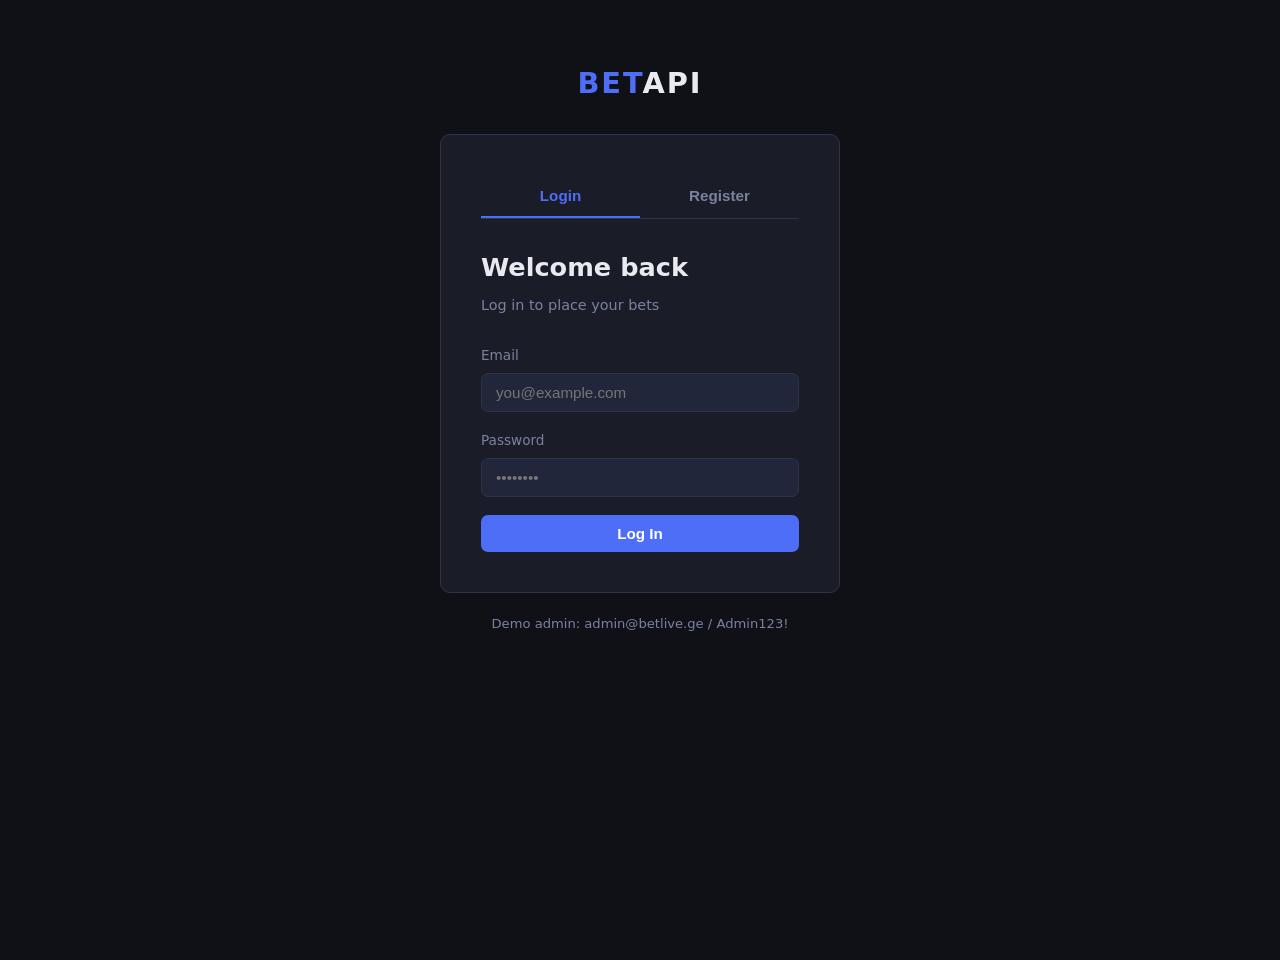
<file: Frontend/index.html>
<!DOCTYPE html>
<html lang="en">
<head>
<meta charset="UTF-8">
<meta name="viewport" content="width=device-width, initial-scale=1.0">
<title>BetApi — Login</title>
<link rel="stylesheet" href="style.css">
</head>
<body>

<div class="container-sm">
  <div class="auth-logo">BET<span>API</span></div>

  <div class="auth-card">
    <div class="tabs">
      <button class="tab-btn active" id="loginTab" onclick="switchTab('login')">Login</button>
      <button class="tab-btn" id="registerTab" onclick="switchTab('register')">Register</button>
    </div>

    <div id="alertBox" class="alert alert-error"></div>

    <!-- LOGIN FORM -->
    <form id="loginForm">
      <h1>Welcome back</h1>
      <p class="subtitle">Log in to place your bets</p>

      <div class="form-group">
        <label for="loginEmail">Email</label>
        <input type="email" id="loginEmail" required placeholder="you@example.com">
      </div>
      <div class="form-group">
        <label for="loginPassword">Password</label>
        <input type="password" id="loginPassword" required placeholder="••••••••">
      </div>
      <button type="submit" class="btn btn-primary" id="loginBtn">Log In</button>
    </form>

    <!-- REGISTER FORM -->
    <form id="registerForm" style="display:none;">
      <h1>Create account</h1>
      <p class="subtitle">Join and start betting</p>

      <div class="form-group">
        <label for="regUsername">Username</label>
        <input type="text" id="regUsername" required minlength="3" placeholder="nika123">
      </div>
      <div class="form-group">
        <label for="regEmail">Email</label>
        <input type="email" id="regEmail" required placeholder="you@example.com">
      </div>
      <div class="form-group">
        <label for="regPassword">Password</label>
        <input type="password" id="regPassword" required minlength="6" placeholder="At least 6 characters">
      </div>
      <button type="submit" class="btn btn-primary" id="registerBtn">Create Account</button>
    </form>
  </div>

  <p style="text-align:center; margin-top:20px; color:var(--muted); font-size:0.82rem;">
    Demo admin: admin@betlive.ge / Admin123!
  </p>
</div>

<script src="app.js"></script>
<script>
redirectIfAuth();

function switchTab(tab) {
  const isLogin = tab === "login";
  document.getElementById("loginTab").classList.toggle("active", isLogin);
  document.getElementById("registerTab").classList.toggle("active", !isLogin);
  document.getElementById("loginForm").style.display = isLogin ? "block" : "none";
  document.getElementById("registerForm").style.display = isLogin ? "none" : "block";
}

document.getElementById("loginForm").addEventListener("submit", async (e) => {
  e.preventDefault();
  const btn = document.getElementById("loginBtn");
  btn.disabled = true;
  btn.textContent = "Logging in...";

  try {
    const res = await fetch(`${API_BASE}/auth/login`, {
      method: "POST",
      headers: { "Content-Type": "application/json" },
      body: JSON.stringify({
        email: document.getElementById("loginEmail").value,
        password: document.getElementById("loginPassword").value
      })
    });

    const data = await res.json();

    if (!res.ok) {
      showAlert("alertBox", data.message || "Invalid email or password.");
      return;
    }

    setToken(data.token);
    setRefresh(data.refreshToken);
    setUser({ username: data.username, email: data.email, role: data.role });
    window.location.href = "games.html";
  } catch {
    showAlert("alertBox", "Could not connect to the server. Is the API running?");
  } finally {
    btn.disabled = false;
    btn.textContent = "Log In";
  }
});

document.getElementById("registerForm").addEventListener("submit", async (e) => {
  e.preventDefault();
  const btn = document.getElementById("registerBtn");
  btn.disabled = true;
  btn.textContent = "Creating account...";

  try {
    const res = await fetch(`${API_BASE}/auth/register`, {
      method: "POST",
      headers: { "Content-Type": "application/json" },
      body: JSON.stringify({
        username: document.getElementById("regUsername").value,
        email: document.getElementById("regEmail").value,
        password: document.getElementById("regPassword").value
      })
    });

    const data = await res.json();

    if (!res.ok) {
      const msg = data.errors
        ? Object.values(data.errors).flat().join(" ")
        : (data.message || "Registration failed.");
      showAlert("alertBox", msg);
      return;
    }

    setToken(data.token);
    setRefresh(data.refreshToken);
    setUser({ username: data.username, email: data.email, role: data.role });
    window.location.href = "games.html";
  } catch {
    showAlert("alertBox", "Could not connect to the server. Is the API running?");
  } finally {
    btn.disabled = false;
    btn.textContent = "Create Account";
  }
});
</script>
</body>
</html>
</file>
<file: Frontend/style.css>
/* ── Reset & Base ── */
*, *::before, *::after { box-sizing: border-box; margin: 0; padding: 0; }

:root {
  --bg:        #0f1117;
  --surface:   #1a1d27;
  --surface2:  #22263a;
  --border:    #2e3347;
  --primary:   #4f6ef7;
  --primary-h: #3a57e8;
  --success:   #22c55e;
  --danger:    #ef4444;
  --warning:   #f59e0b;
  --text:      #e8eaf0;
  --muted:     #7b82a0;
  --radius:    10px;
}

body {
  font-family: 'Segoe UI', system-ui, sans-serif;
  background: var(--bg);
  color: var(--text);
  min-height: 100vh;
  font-size: 15px;
  line-height: 1.6;
}

a { color: var(--primary); text-decoration: none; }
a:hover { text-decoration: underline; }

/* ── Navbar ── */
.navbar {
  background: var(--surface);
  border-bottom: 1px solid var(--border);
  padding: 0 32px;
  height: 60px;
  display: flex;
  align-items: center;
  justify-content: space-between;
  position: sticky;
  top: 0;
  z-index: 100;
}

.navbar .logo {
  font-size: 1.3rem;
  font-weight: 700;
  color: var(--primary);
  letter-spacing: 1px;
}

.navbar .logo span { color: var(--text); }

.navbar nav { display: flex; gap: 12px; align-items: center; }

.navbar nav a {
  color: var(--muted);
  font-size: 0.9rem;
  padding: 6px 14px;
  border-radius: 6px;
  transition: all 0.2s;
}

.navbar nav a:hover, .navbar nav a.active {
  color: var(--text);
  background: var(--surface2);
  text-decoration: none;
}

.balance-badge {
  background: var(--surface2);
  border: 1px solid var(--border);
  border-radius: 20px;
  padding: 4px 14px;
  font-size: 0.85rem;
  color: var(--success);
  font-weight: 600;
}

/* ── Container ── */
.container {
  max-width: 900px;
  margin: 0 auto;
  padding: 40px 20px;
}

.container-sm {
  max-width: 440px;
  margin: 60px auto;
  padding: 0 20px;
}

/* ── Auth Card ── */
.auth-card {
  background: var(--surface);
  border: 1px solid var(--border);
  border-radius: var(--radius);
  padding: 40px;
}

.auth-card h1 {
  font-size: 1.6rem;
  margin-bottom: 6px;
}

.auth-card .subtitle {
  color: var(--muted);
  font-size: 0.9rem;
  margin-bottom: 28px;
}

/* ── Forms ── */
.form-group { margin-bottom: 18px; }

.form-group label {
  display: block;
  font-size: 0.85rem;
  color: var(--muted);
  margin-bottom: 6px;
  font-weight: 500;
}

.form-group input, .form-group select {
  width: 100%;
  background: var(--surface2);
  border: 1px solid var(--border);
  border-radius: 7px;
  padding: 10px 14px;
  color: var(--text);
  font-size: 0.95rem;
  transition: border-color 0.2s;
  outline: none;
}

.form-group input:focus, .form-group select:focus {
  border-color: var(--primary);
}

.form-group select option { background: var(--surface2); }

/* ── Buttons ── */
.btn {
  display: inline-flex;
  align-items: center;
  justify-content: center;
  gap: 8px;
  padding: 10px 22px;
  border-radius: 7px;
  font-size: 0.95rem;
  font-weight: 600;
  cursor: pointer;
  border: none;
  transition: all 0.2s;
}

.btn-primary {
  background: var(--primary);
  color: #fff;
  width: 100%;
}

.btn-primary:hover { background: var(--primary-h); }

.btn-outline {
  background: transparent;
  border: 1px solid var(--border);
  color: var(--text);
}

.btn-outline:hover { background: var(--surface2); }

.btn-success {
  background: var(--success);
  color: #fff;
}

.btn-success:hover { opacity: 0.9; }

.btn:disabled { opacity: 0.5; cursor: not-allowed; }

/* ── Tabs (auth) ── */
.tabs {
  display: flex;
  gap: 0;
  margin-bottom: 28px;
  border-bottom: 1px solid var(--border);
}

.tab-btn {
  flex: 1;
  background: none;
  border: none;
  color: var(--muted);
  font-size: 0.95rem;
  font-weight: 600;
  padding: 12px;
  cursor: pointer;
  border-bottom: 2px solid transparent;
  transition: all 0.2s;
}

.tab-btn.active {
  color: var(--primary);
  border-bottom-color: var(--primary);
}

/* ── Alert ── */
.alert {
  padding: 12px 16px;
  border-radius: 7px;
  font-size: 0.88rem;
  margin-bottom: 16px;
  display: none;
}

.alert.show { display: block; }
.alert-error { background: #3b1111; border: 1px solid #7f1d1d; color: #fca5a5; }
.alert-success { background: #052e16; border: 1px solid #14532d; color: #86efac; }

/* ── Page Header ── */
.page-header {
  margin-bottom: 28px;
}

.page-header h1 { font-size: 1.6rem; margin-bottom: 4px; }
.page-header p { color: var(--muted); font-size: 0.9rem; }

/* ── Games Grid ── */
.games-grid {
  display: grid;
  gap: 16px;
}

.game-card {
  background: var(--surface);
  border: 1px solid var(--border);
  border-radius: var(--radius);
  padding: 22px 24px;
  transition: border-color 0.2s;
}

.game-card:hover { border-color: var(--primary); }

.game-card .sport-tag {
  display: inline-block;
  background: var(--surface2);
  color: var(--primary);
  font-size: 0.75rem;
  font-weight: 600;
  padding: 3px 10px;
  border-radius: 20px;
  margin-bottom: 14px;
  text-transform: uppercase;
  letter-spacing: 0.5px;
}

.game-card .teams {
  font-size: 1.1rem;
  font-weight: 700;
  margin-bottom: 6px;
}

.game-card .teams .vs {
  color: var(--muted);
  font-weight: 400;
  font-size: 0.9rem;
  margin: 0 8px;
}

.game-card .kickoff {
  color: var(--muted);
  font-size: 0.82rem;
  margin-bottom: 18px;
}

.odds-row {
  display: grid;
  grid-template-columns: 1fr 1fr 1fr;
  gap: 10px;
  margin-bottom: 16px;
}

.odd-btn {
  background: var(--surface2);
  border: 1px solid var(--border);
  border-radius: 7px;
  padding: 10px;
  text-align: center;
  cursor: pointer;
  transition: all 0.2s;
  color: var(--text);
}

.odd-btn:hover, .odd-btn.selected {
  border-color: var(--primary);
  background: rgba(79, 110, 247, 0.12);
}

.odd-btn .label {
  font-size: 0.75rem;
  color: var(--muted);
  margin-bottom: 4px;
}

.odd-btn .value {
  font-size: 1.05rem;
  font-weight: 700;
  color: var(--primary);
}

.bet-footer {
  display: flex;
  align-items: center;
  gap: 12px;
}

.bet-footer input {
  flex: 1;
  background: var(--surface2);
  border: 1px solid var(--border);
  border-radius: 7px;
  padding: 9px 13px;
  color: var(--text);
  font-size: 0.9rem;
  outline: none;
}

.bet-footer input:focus { border-color: var(--primary); }

.potential-win {
  font-size: 0.82rem;
  color: var(--success);
  margin-top: 8px;
  min-height: 18px;
}

/* ── Empty state ── */
.empty {
  text-align: center;
  padding: 60px 20px;
  color: var(--muted);
}

.empty .icon { font-size: 2.5rem; margin-bottom: 12px; }

/* ── Spinner ── */
.spinner {
  width: 36px; height: 36px;
  border: 3px solid var(--border);
  border-top-color: var(--primary);
  border-radius: 50%;
  animation: spin 0.7s linear infinite;
  margin: 60px auto;
}

@keyframes spin { to { transform: rotate(360deg); } }

/* ── Logo on auth page ── */
.auth-logo {
  text-align: center;
  margin-bottom: 28px;
  font-size: 1.8rem;
  font-weight: 800;
  color: var(--primary);
  letter-spacing: 2px;
}

.auth-logo span { color: var(--text); }
</file>
